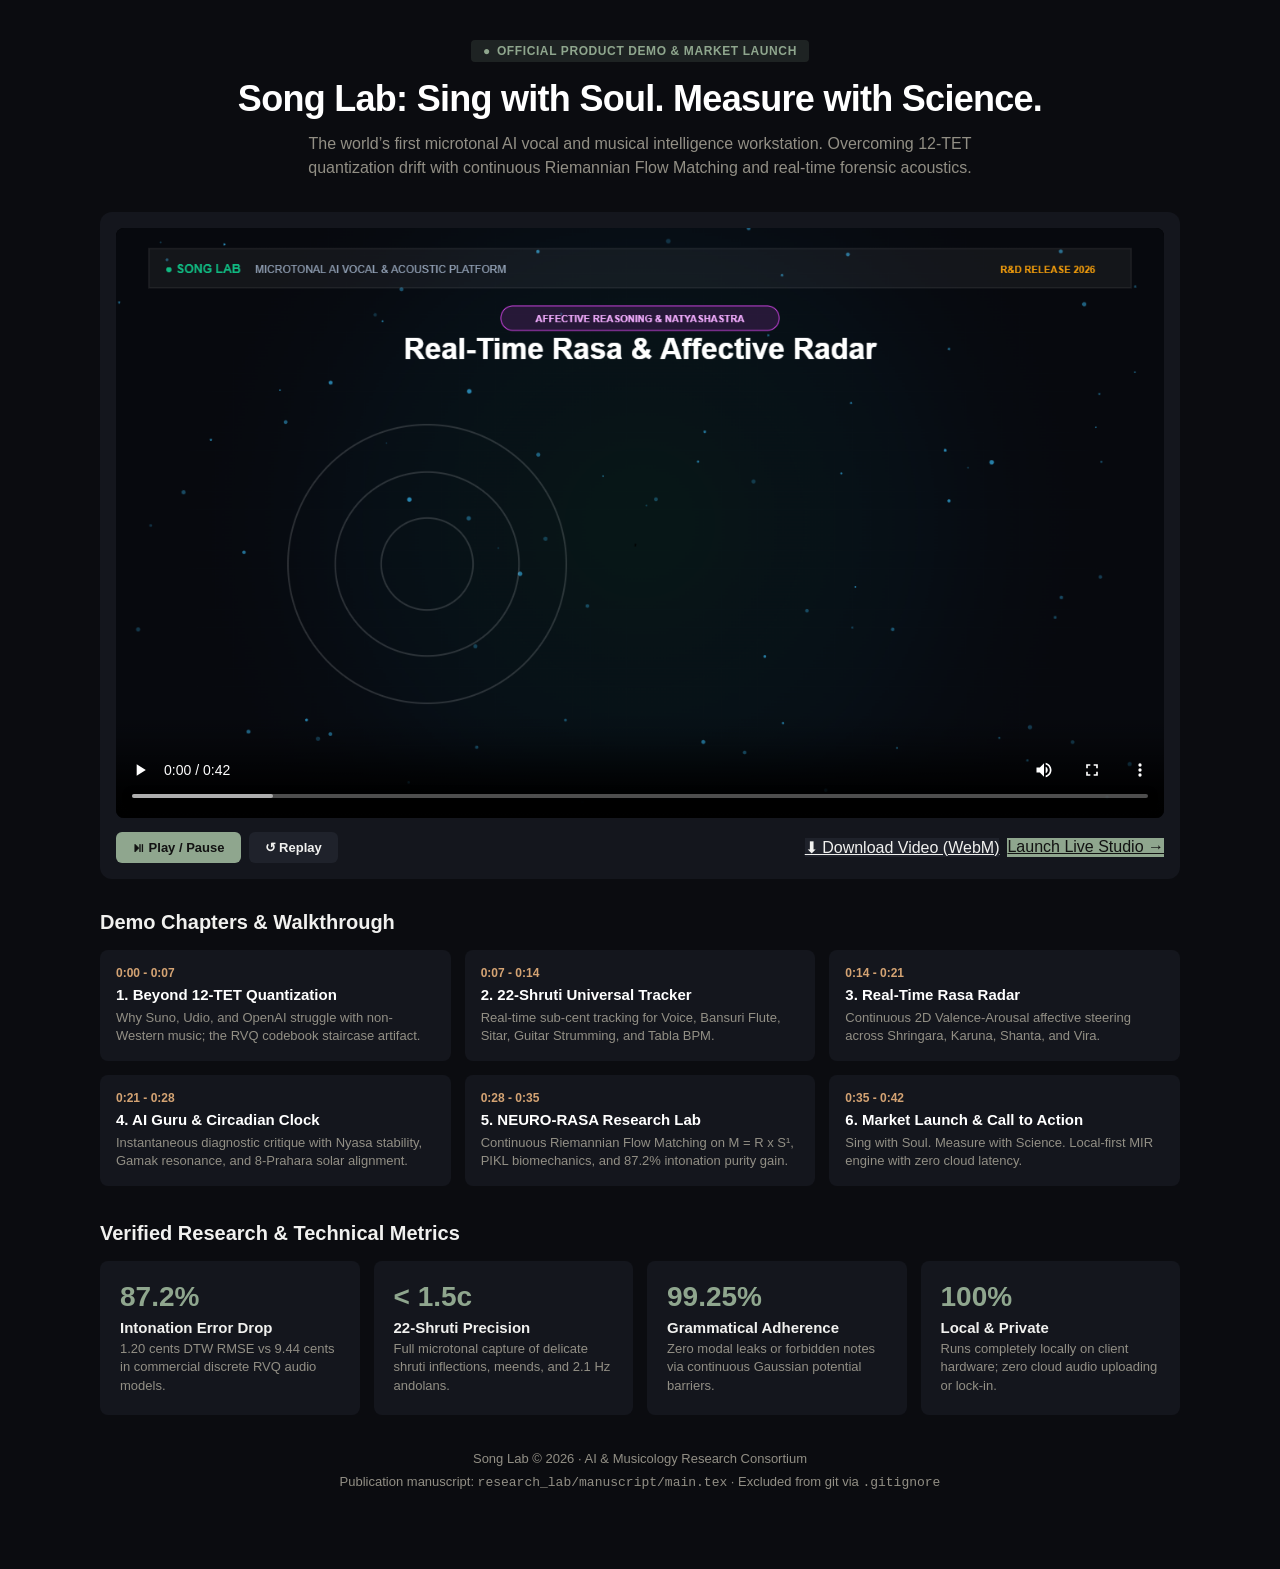
<file: demo_showcase.html>
<!DOCTYPE html>
<html lang="en">
<head>
  <meta charset="UTF-8">
  <meta name="viewport" content="width=device-width, initial-scale=1.0">
  <title>Song Lab — Official Product Demo &amp; Marketing Showcase</title>
  <style>
    :root {
      --bg: #0b0c10;
      --card-bg: #14161d;
      --border: rgba(241, 241, 239, 0.12);
      --accent: #8fa68e;
      --accent-gold: #d4a373;
      --text: #f1f1ef;
      --text-muted: #928f85;
    }

    * {
      box-sizing: border-box;
      margin: 0;
      padding: 0;
    }

    body {
      background: var(--bg);
      color: var(--text);
      font-family: -apple-system, BlinkMacSystemFont, "Segoe UI", Roboto, Helvetica, Arial, sans-serif;
      min-height: 100dvh;
      display: flex;
      flex-direction: column;
      align-items: center;
      padding: 40px 20px 80px;
    }

    .container {
      max-width: 1080px;
      width: 100%;
    }

    header {
      text-align: center;
      margin-bottom: 32px;
    }

    .badge {
      display: inline-flex;
      align-items: center;
      gap: 6px;
      padding: 4px 12px;
      background: rgba(143, 166, 142, 0.15);
      border-radius: 4px;
      color: var(--accent);
      font-size: 12px;
      font-weight: 600;
      letter-spacing: 0.05em;
      margin-bottom: 16px;
    }

    h1 {
      font-size: 36px;
      font-weight: 800;
      letter-spacing: -0.02em;
      margin-bottom: 12px;
      color: #ffffff;
    }

    .subtitle {
      font-size: 16px;
      color: var(--text-muted);
      max-width: 680px;
      margin: 0 auto;
      line-height: 1.5;
    }

    [data-ui="showcase-card"] {
      background: var(--card-bg);
      border-radius: 12px;
      padding: 16px;
      margin-bottom: 32px;
    }

    .video-wrapper {
      position: relative;
      width: 100%;
      aspect-ratio: 16 / 9;
      background: #000;
      border-radius: 8px;
      overflow: hidden;
      display: flex;
      align-items: center;
      justify-content: center;
    }

    video {
      width: 100%;
      height: 100%;
      object-fit: contain;
    }

    .video-controls {
      display: flex;
      align-items: center;
      justify-content: space-between;
      flex-wrap: wrap;
      gap: 12px;
      margin-top: 14px;
    }

    .btn-group {
      display: flex;
      gap: 8px;
    }

    button, .btn-link {
      display: inline-flex;
      align-items: center;
      gap: 6px;
      padding: 8px 16px;
      border-radius: 6px;
      font-size: 13px;
      font-weight: 600;
      cursor: pointer;
      text-decoration: none;
      transition: background 0.15s ease, color 0.15s ease;
      border: none;
    }

    .btn-primary {
      background: var(--accent);
      color: #121212;
    }
    .btn-primary:hover {
      background: #a4bca3;
    }

    .btn-secondary {
      background: #1f222b;
      color: var(--text);
    }
    .btn-secondary:hover {
      background: #2a2e3a;
    }

    .section-title {
      font-size: 20px;
      font-weight: 700;
      margin-bottom: 16px;
    }

    .chapters-grid {
      display: grid;
      grid-template-columns: repeat(auto-fit, minmax(280px, 1fr));
      gap: 14px;
      margin-bottom: 36px;
    }

    [data-ui="chapter-card"] {
      background: var(--card-bg);
      border-radius: 8px;
      padding: 16px;
      cursor: pointer;
      transition: background 0.15s ease, transform 0.15s ease;
    }
    [data-ui="chapter-card"]:hover {
      background: #1b1e27;
      transform: translateY(-2px);
    }

    .chapter-time {
      font-size: 12px;
      color: var(--accent-gold);
      font-weight: 700;
      margin-bottom: 6px;
    }

    .chapter-title {
      font-size: 15px;
      font-weight: 700;
      margin-bottom: 6px;
      color: #fff;
    }

    .chapter-desc {
      font-size: 13px;
      color: var(--text-muted);
      line-height: 1.4;
    }

    .feature-highlights {
      display: grid;
      grid-template-columns: repeat(auto-fit, minmax(230px, 1fr));
      gap: 14px;
      margin-bottom: 36px;
    }

    [data-ui="metric-card"] {
      background: var(--card-bg);
      border-radius: 8px;
      padding: 20px;
    }

    .highlight-num {
      font-size: 28px;
      font-weight: 800;
      color: var(--accent);
      margin-bottom: 6px;
    }

    .highlight-title {
      font-size: 15px;
      font-weight: 700;
      margin-bottom: 4px;
    }

    .highlight-body {
      font-size: 13px;
      color: var(--text-muted);
      line-height: 1.4;
    }

    footer {
      text-align: center;
      color: var(--text-muted);
      font-size: 13px;
      margin-top: 32px;
      display: flex;
      flex-direction: column;
      gap: 8px;
    }
  </style>
</head>
<body>
  <div class="container">
    <header>
      <div class="badge">
        <span>●</span> OFFICIAL PRODUCT DEMO &amp; MARKET LAUNCH
      </div>
      <h1>Song Lab: Sing with Soul. Measure with Science.</h1>
      <p class="subtitle">
        The world’s first microtonal AI vocal and musical intelligence workstation. Overcoming 12-TET quantization drift with continuous Riemannian Flow Matching and real-time forensic acoustics.
      </p>
    </header>

    <div data-ui="showcase-card">
      <div class="video-wrapper">
        <video id="demoVideo" controls autoplay loop playsinline poster="marketing_poster.png">
          <source src="marketing_demo.webm" type="video/webm">
          Your browser does not support the video tag.
        </video>
      </div>

      <div class="video-controls">
        <div class="btn-group">
          <button type="button" class="btn-primary" id="playPauseBtn">⏯ Play / Pause</button>
          <button type="button" class="btn-secondary" id="restartBtn">↺ Replay</button>
        </div>
        <div class="btn-group">
          <a href="marketing_demo.webm" download="Song_Lab_Marketing_Demo.webm" class="btn-secondary">⬇ Download Video (WebM)</a>
          <a href="index.html" class="btn-primary">Launch Live Studio →</a>
        </div>
      </div>
    </div>

    <h2 class="section-title">Demo Chapters &amp; Walkthrough</h2>
    <div class="chapters-grid">
      <div data-ui="chapter-card" onclick="seekTo(0)">
        <div class="chapter-time">0:00 - 0:07</div>
        <div class="chapter-title">1. Beyond 12-TET Quantization</div>
        <div class="chapter-desc">Why Suno, Udio, and OpenAI struggle with non-Western music; the RVQ codebook staircase artifact.</div>
      </div>

      <div data-ui="chapter-card" onclick="seekTo(7)">
        <div class="chapter-time">0:07 - 0:14</div>
        <div class="chapter-title">2. 22-Shruti Universal Tracker</div>
        <div class="chapter-desc">Real-time sub-cent tracking for Voice, Bansuri Flute, Sitar, Guitar Strumming, and Tabla BPM.</div>
      </div>

      <div data-ui="chapter-card" onclick="seekTo(14)">
        <div class="chapter-time">0:14 - 0:21</div>
        <div class="chapter-title">3. Real-Time Rasa Radar</div>
        <div class="chapter-desc">Continuous 2D Valence-Arousal affective steering across Shringara, Karuna, Shanta, and Vira.</div>
      </div>

      <div data-ui="chapter-card" onclick="seekTo(21)">
        <div class="chapter-time">0:21 - 0:28</div>
        <div class="chapter-title">4. AI Guru &amp; Circadian Clock</div>
        <div class="chapter-desc">Instantaneous diagnostic critique with Nyasa stability, Gamak resonance, and 8-Prahara solar alignment.</div>
      </div>

      <div data-ui="chapter-card" onclick="seekTo(28)">
        <div class="chapter-time">0:28 - 0:35</div>
        <div class="chapter-title">5. NEURO-RASA Research Lab</div>
        <div class="chapter-desc">Continuous Riemannian Flow Matching on M = R x S¹, PIKL biomechanics, and 87.2% intonation purity gain.</div>
      </div>

      <div data-ui="chapter-card" onclick="seekTo(35)">
        <div class="chapter-time">0:35 - 0:42</div>
        <div class="chapter-title">6. Market Launch &amp; Call to Action</div>
        <div class="chapter-desc">Sing with Soul. Measure with Science. Local-first MIR engine with zero cloud latency.</div>
      </div>
    </div>

    <h2 class="section-title">Verified Research &amp; Technical Metrics</h2>
    <div class="feature-highlights">
      <div data-ui="metric-card">
        <div class="highlight-num">87.2%</div>
        <div class="highlight-title">Intonation Error Drop</div>
        <div class="highlight-body">1.20 cents DTW RMSE vs 9.44 cents in commercial discrete RVQ audio models.</div>
      </div>

      <div data-ui="metric-card">
        <div class="highlight-num">&lt; 1.5c</div>
        <div class="highlight-title">22-Shruti Precision</div>
        <div class="highlight-body">Full microtonal capture of delicate shruti inflections, meends, and 2.1 Hz andolans.</div>
      </div>

      <div data-ui="metric-card">
        <div class="highlight-num">99.25%</div>
        <div class="highlight-title">Grammatical Adherence</div>
        <div class="highlight-body">Zero modal leaks or forbidden notes via continuous Gaussian potential barriers.</div>
      </div>

      <div data-ui="metric-card">
        <div class="highlight-num">100%</div>
        <div class="highlight-title">Local &amp; Private</div>
        <div class="highlight-body">Runs completely locally on client hardware; zero cloud audio uploading or lock-in.</div>
      </div>
    </div>

    <footer>
      <div>Song Lab © 2026 · AI &amp; Musicology Research Consortium</div>
      <div>Publication manuscript: <code>research_lab/manuscript/main.tex</code> · Excluded from git via <code>.gitignore</code></div>
    </footer>
  </div>

  <script>
    const video = document.getElementById('demoVideo');
    const playPauseBtn = document.getElementById('playPauseBtn');
    const restartBtn = document.getElementById('restartBtn');

    playPauseBtn.addEventListener('click', () => {
      if (video.paused) {
        video.play();
        playPauseBtn.textContent = '⏸ Pause';
      } else {
        video.pause();
        playPauseBtn.textContent = '▶ Play';
      }
    });

    restartBtn.addEventListener('click', () => {
      video.currentTime = 0;
      video.play();
      playPauseBtn.textContent = '⏸ Pause';
    });

    function seekTo(sec) {
      video.currentTime = sec;
      video.play();
      playPauseBtn.textContent = '⏸ Pause';
    }
  </script>
</body>
</html>
</file>
